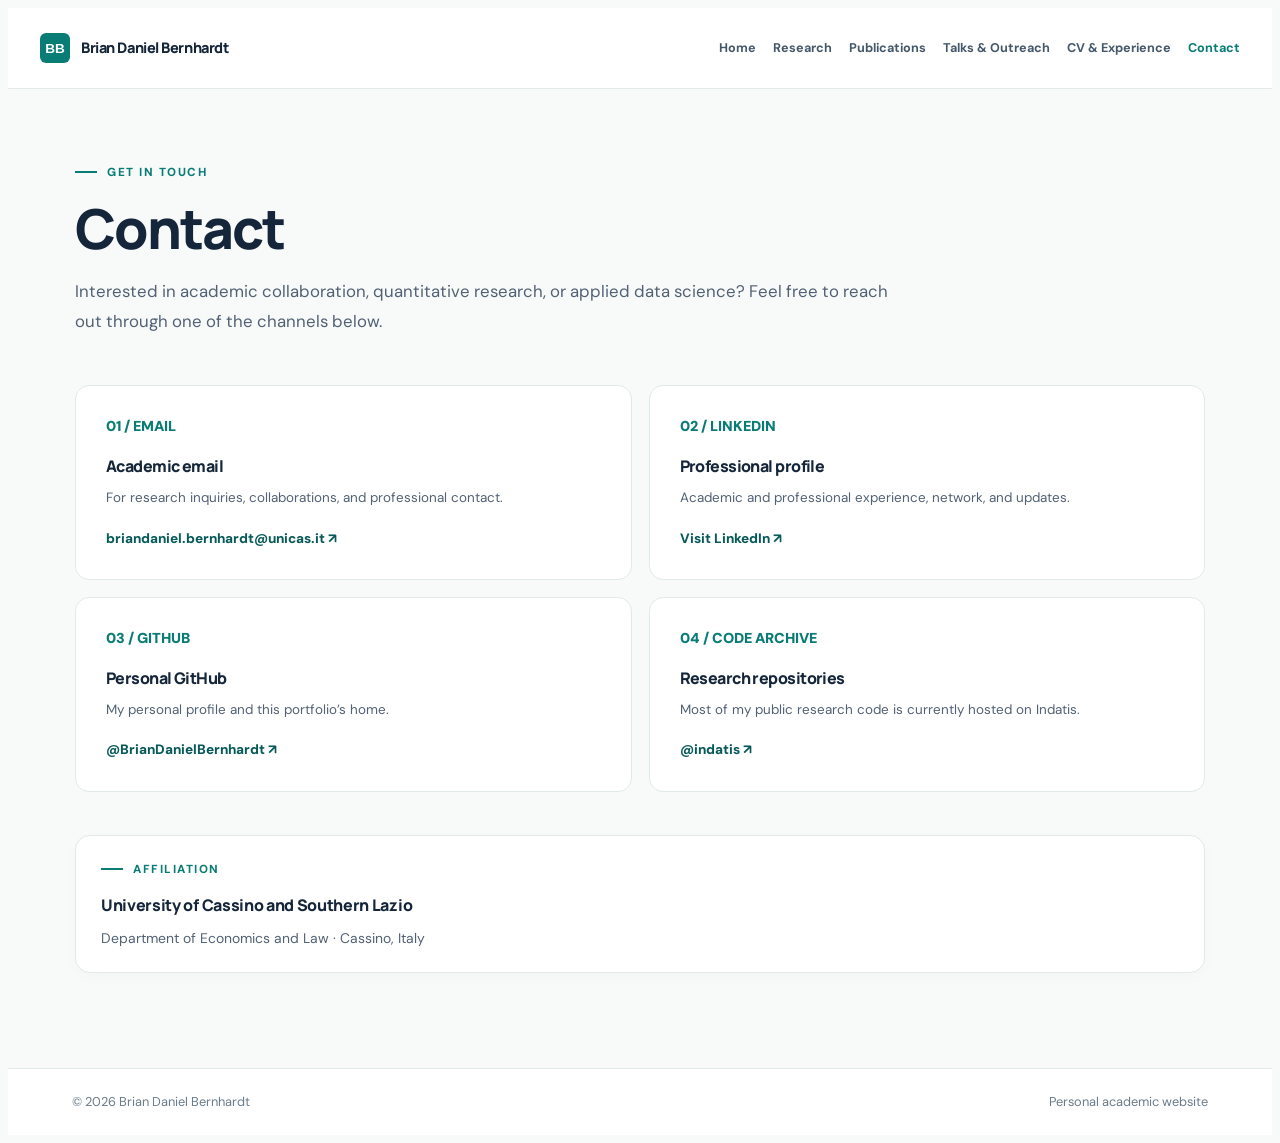
<file: contact.html>
<!doctype html><html lang="en"><head><meta charset="utf-8"/><meta name="viewport" content="width=device-width, initial-scale=1"/><meta name="description" content="Academic website of Brian Daniel Bernhardt"/><title>Brian Daniel Bernhardt | Contact</title><link rel="icon" href="assets/favicon.svg" type="image/svg+xml"/><link rel="stylesheet" href="styles.css"/><style>.preview-navbar{background:white;border-bottom:1px solid #e1e9e9;min-height:80px;display:flex;align-items:center;position:sticky;top:0;z-index:3}.preview-nav-inner{max-width:1200px;width:100%;margin:auto;display:flex;align-items:center;justify-content:space-between;padding:12px 26px;gap:13px}.preview-nav-brand{display:flex;align-items:center;gap:11px;font-weight:800;color:#15253a;font-family:Manrope,sans-serif;letter-spacing:-.03em;white-space:nowrap;font-size:.91rem}.preview-nav-brand img{width:30px}.preview-nav-links{display:flex;gap:17px;align-items:center}.preview-nav-links a:hover,.preview-nav-links a.active{color:#087c75}.preview-nav-links a{font-size:.79rem;font-weight:700;color:#45586a}.preview-footer{background:white;border-top:1px solid #e1e9e9;padding:22px 5vw;color:#6a7b89;font-size:.8rem;display:flex;justify-content:space-between}@media(max-width:850px){.preview-nav-inner{flex-wrap:wrap;justify-content:center;padding:14px}.preview-nav-links{gap:13px;flex-wrap:wrap;justify-content:center}.preview-nav-brand{font-size:.88rem}.preview-footer{flex-wrap:wrap;gap:5px}}</style></head><body><header class="preview-navbar"><div class="preview-nav-inner"><a class="preview-nav-brand" href="index.html"><img alt="" src="assets/favicon.svg"/>Brian Daniel Bernhardt</a><nav class="preview-nav-links"><a class="" href="index.html">Home</a><a class="" href="research.html">Research</a><a class="" href="publications.html">Publications</a><a class="" href="talks.html">Talks & Outreach</a><a class="" href="cv.html">CV & Experience</a><a class="active" href="contact.html">Contact</a></nav></div></header><main id="quarto-content"><main class="content"><div class="page-frame">
<div class="page-intro">
<div class="eyebrow">
Get in touch
</div>
<h1>
Contact
</h1>
<p>
Interested in academic collaboration, quantitative research, or applied
data science? Feel free to reach out through one of the channels below.
</p>
</div>
<div class="contact-grid">
<div class="contact-card">
<div class="contact-icon">
01 / EMAIL
</div>
<h3>
Academic email
</h3>
<p>
For research inquiries, collaborations, and professional contact.
</p>
<a href="mailto:briandaniel.bernhardt@unicas.it">briandaniel.bernhardt@unicas.it
↗</a>
</div>
<div class="contact-card">
<div class="contact-icon">
02 / LINKEDIN
</div>
<h3>
Professional profile
</h3>
<p>
Academic and professional experience, network, and updates.
</p>
<a href="https://www.linkedin.com/in/brianb/" target="_blank" rel="noopener">Visit
LinkedIn ↗</a>
</div>
<div class="contact-card">
<div class="contact-icon">
03 / GITHUB
</div>
<h3>
Personal GitHub
</h3>
<p>
My personal profile and this portfolio’s home.
</p>
<a href="https://github.com/BrianDanielBernhardt" target="_blank" rel="noopener"><span
class="citation"
data-cites="BrianDanielBernhardt">@BrianDanielBernhardt</span> ↗</a>
</div>
<div class="contact-card">
<div class="contact-icon">
04 / CODE ARCHIVE
</div>
<h3>
Research repositories
</h3>
<p>
Most of my public research code is currently hosted on Indatis.
</p>
<a href="https://github.com/indatis" target="_blank" rel="noopener"><span
class="citation" data-cites="indatis">@indatis</span> ↗</a>
</div>
</div>
<div class="text-card">
<div class="eyebrow">
Affiliation
</div>
<h3>
University of Cassino and Southern Lazio
</h3>
<p>
Department of Economics and Law · Cassino, Italy
</p>
</div>
</div>
</main></main><footer class="preview-footer"><span>© 2026 Brian Daniel Bernhardt</span><span>Personal academic website</span></footer></body></html>
</file>
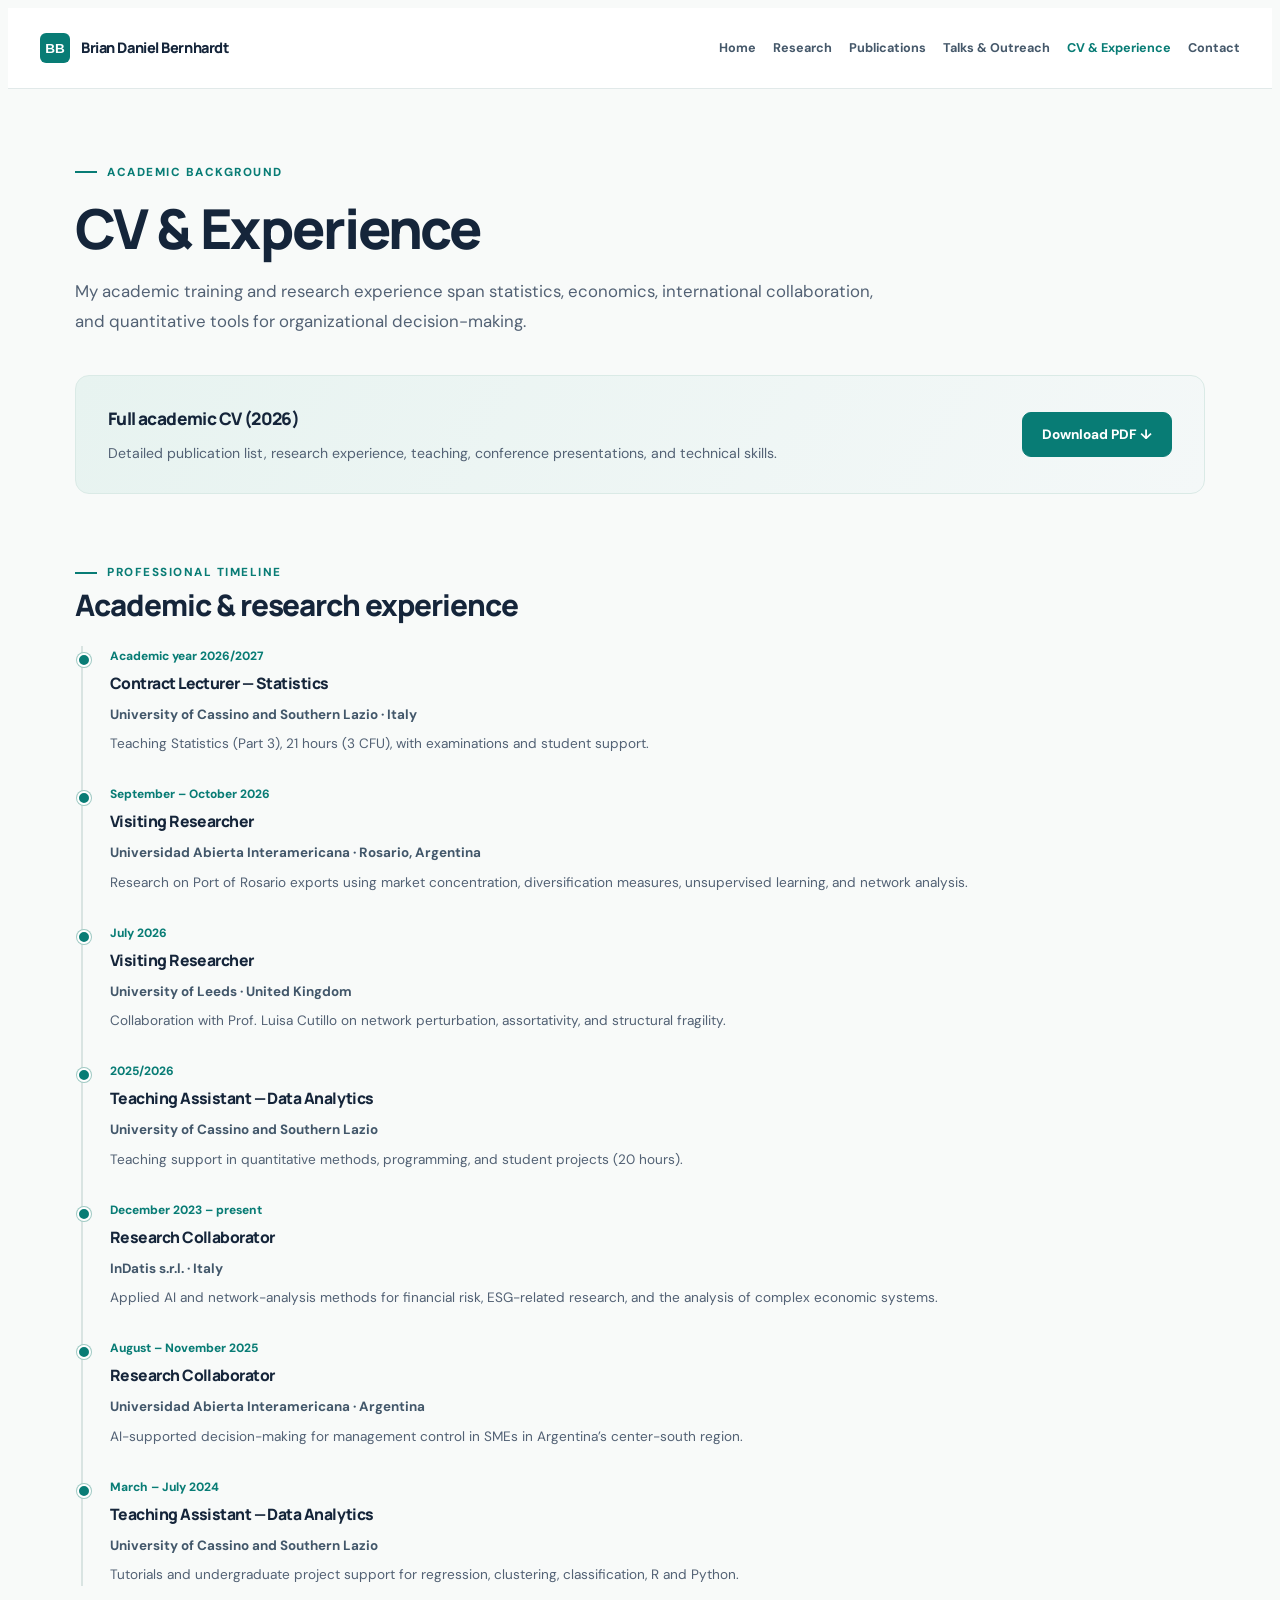
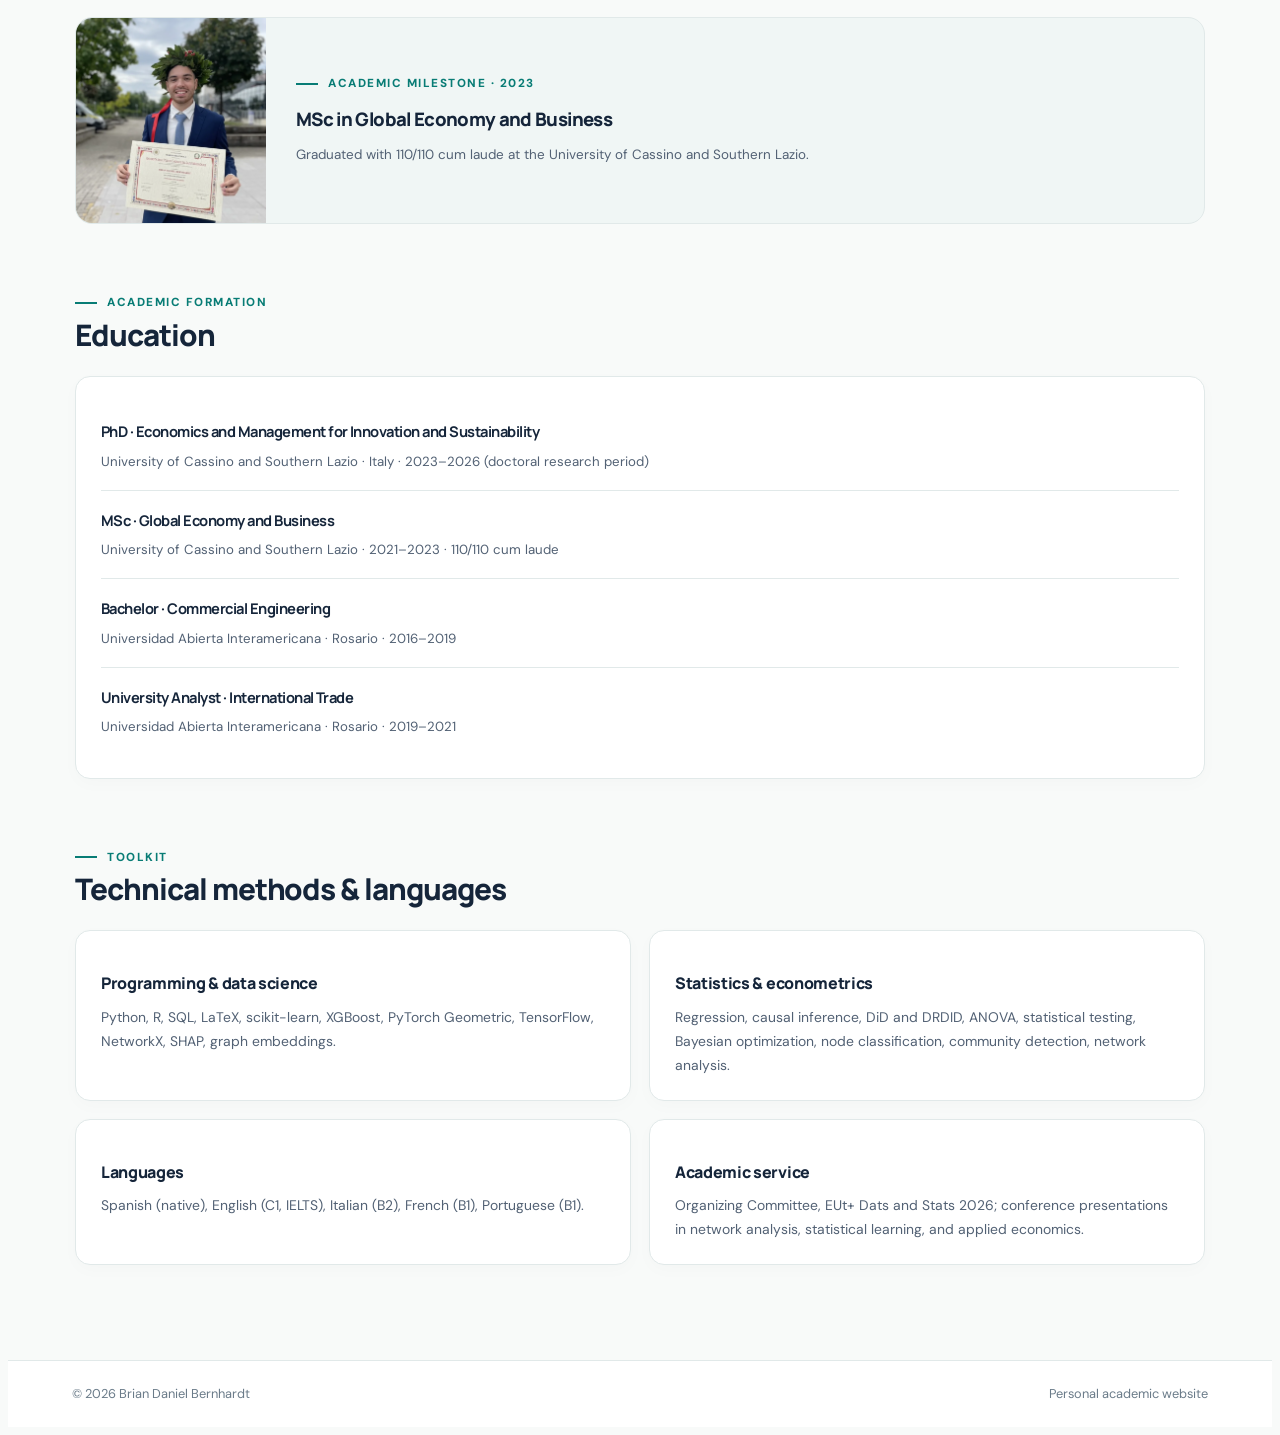
<file: cv.html>
<!doctype html><html lang="en"><head><meta charset="utf-8"/><meta name="viewport" content="width=device-width, initial-scale=1"/><meta name="description" content="Academic website of Brian Daniel Bernhardt"/><title>Brian Daniel Bernhardt | CV & Experience</title><link rel="icon" href="assets/favicon.svg" type="image/svg+xml"/><link rel="stylesheet" href="styles.css"/><style>.preview-navbar{background:white;border-bottom:1px solid #e1e9e9;min-height:80px;display:flex;align-items:center;position:sticky;top:0;z-index:3}.preview-nav-inner{max-width:1200px;width:100%;margin:auto;display:flex;align-items:center;justify-content:space-between;padding:12px 26px;gap:13px}.preview-nav-brand{display:flex;align-items:center;gap:11px;font-weight:800;color:#15253a;font-family:Manrope,sans-serif;letter-spacing:-.03em;white-space:nowrap;font-size:.91rem}.preview-nav-brand img{width:30px}.preview-nav-links{display:flex;gap:17px;align-items:center}.preview-nav-links a:hover,.preview-nav-links a.active{color:#087c75}.preview-nav-links a{font-size:.79rem;font-weight:700;color:#45586a}.preview-footer{background:white;border-top:1px solid #e1e9e9;padding:22px 5vw;color:#6a7b89;font-size:.8rem;display:flex;justify-content:space-between}@media(max-width:850px){.preview-nav-inner{flex-wrap:wrap;justify-content:center;padding:14px}.preview-nav-links{gap:13px;flex-wrap:wrap;justify-content:center}.preview-nav-brand{font-size:.88rem}.preview-footer{flex-wrap:wrap;gap:5px}}</style></head><body><header class="preview-navbar"><div class="preview-nav-inner"><a class="preview-nav-brand" href="index.html"><img alt="" src="assets/favicon.svg"/>Brian Daniel Bernhardt</a><nav class="preview-nav-links"><a class="" href="index.html">Home</a><a class="" href="research.html">Research</a><a class="" href="publications.html">Publications</a><a class="" href="talks.html">Talks & Outreach</a><a class="active" href="cv.html">CV & Experience</a><a class="" href="contact.html">Contact</a></nav></div></header><main id="quarto-content"><main class="content"><div class="page-frame">
<div class="page-intro">
<div class="eyebrow">
Academic background
</div>
<h1>
CV &amp; Experience
</h1>
<p>
My academic training and research experience span statistics, economics,
international collaboration, and quantitative tools for organizational
decision-making.
</p>
</div>
<section class="cv-callout">
<div>
<h3>
Full academic CV (2026)
</h3>
<p>
Detailed publication list, research experience, teaching, conference
presentations, and technical skills.
</p>
</div>
<a href="assets/Brian_Bernhardt_CV_2026.pdf" target="_blank" class="btn-primary-site">Download
PDF ↓</a>
</section>
<div class="section-heading">
<div>
<div class="eyebrow">
Professional timeline
</div>
<h2>
Academic &amp; research experience
</h2>
</div>
</div>
<div class="timeline">
<div class="timeline-item">
<div class="time">
Academic year 2026/2027
</div>
<h3>
Contract Lecturer — Statistics
</h3>
<strong>University of Cassino and Southern Lazio · Italy</strong>
<p>
Teaching Statistics (Part 3), 21 hours (3 CFU), with examinations and
student support.
</p>
</div>
<div class="timeline-item">
<div class="time">
September – October 2026
</div>
<h3>
Visiting Researcher
</h3>
<strong>Universidad Abierta Interamericana · Rosario, Argentina</strong>
<p>
Research on Port of Rosario exports using market concentration,
diversification measures, unsupervised learning, and network analysis.
</p>
</div>
<div class="timeline-item">
<div class="time">
July 2026
</div>
<h3>
Visiting Researcher
</h3>
<strong>University of Leeds · United Kingdom</strong>
<p>
Collaboration with Prof. Luisa Cutillo on network perturbation,
assortativity, and structural fragility.
</p>
</div>
<div class="timeline-item">
<div class="time">
2025/2026
</div>
<h3>
Teaching Assistant — Data Analytics
</h3>
<strong>University of Cassino and Southern Lazio</strong>
<p>
Teaching support in quantitative methods, programming, and student
projects (20 hours).
</p>
</div>
<div class="timeline-item">
<div class="time">
December 2023 – present
</div>
<h3>
Research Collaborator
</h3>
<strong>InDatis s.r.l. · Italy</strong>
<p>
Applied AI and network-analysis methods for financial risk, ESG-related
research, and the analysis of complex economic systems.
</p>
</div>
<div class="timeline-item">
<div class="time">
August – November 2025
</div>
<h3>
Research Collaborator
</h3>
<strong>Universidad Abierta Interamericana · Argentina</strong>
<p>
AI-supported decision-making for management control in SMEs in
Argentina’s center-south region.
</p>
</div>
<div class="timeline-item">
<div class="time">
March – July 2024
</div>
<h3>
Teaching Assistant — Data Analytics
</h3>
<strong>University of Cassino and Southern Lazio</strong>
<p>
Tutorials and undergraduate project support for regression, clustering,
classification, R and Python.
</p>
</div>
</div>
<div class="degree-image-panel">
<img src="assets/masters-graduation-2023.webp" alt="Brian holding his master's degree diploma at the University of Cassino and Southern Lazio" loading="lazy"/>
<div class="degree-image-info">
<div class="eyebrow">
Academic milestone · 2023
</div>
<h3>
MSc in Global Economy and Business
</h3>
<p>
Graduated with 110/110 cum laude at the University of Cassino and
Southern Lazio.
</p>
</div>
</div>
<div class="section-heading">
<div>
<div class="eyebrow">
Academic formation
</div>
<h2>
Education
</h2>
</div>
</div>
<div class="text-card">
<div class="info-pair">
<h4>
PhD · Economics and Management for Innovation and Sustainability
</h4>
<p>
University of Cassino and Southern Lazio · Italy · 2023–2026 (doctoral
research period)
</p>
</div>
<div class="info-pair">
<h4>
MSc · Global Economy and Business
</h4>
<p>
University of Cassino and Southern Lazio · 2021–2023 · 110/110 cum laude
</p>
</div>
<div class="info-pair">
<h4>
Bachelor · Commercial Engineering
</h4>
<p>
Universidad Abierta Interamericana · Rosario · 2016–2019
</p>
</div>
<div class="info-pair">
<h4>
University Analyst · International Trade
</h4>
<p>
Universidad Abierta Interamericana · Rosario · 2019–2021
</p>
</div>
</div>
<div class="section-heading">
<div>
<div class="eyebrow">
Toolkit
</div>
<h2>
Technical methods &amp; languages
</h2>
</div>
</div>
<div class="card-grid two">
<div class="text-card">
<h3>
Programming &amp; data science
</h3>
<p>
Python, R, SQL, LaTeX, scikit-learn, XGBoost, PyTorch Geometric,
TensorFlow, NetworkX, SHAP, graph embeddings.
</p>
</div>
<div class="text-card">
<h3>
Statistics &amp; econometrics
</h3>
<p>
Regression, causal inference, DiD and DRDID, ANOVA, statistical testing,
Bayesian optimization, node classification, community detection, network
analysis.
</p>
</div>
<div class="text-card">
<h3>
Languages
</h3>
<p>
Spanish (native), English (C1, IELTS), Italian (B2), French (B1),
Portuguese (B1).
</p>
</div>
<div class="text-card">
<h3>
Academic service
</h3>
<p>
Organizing Committee, EUt+ Dats and Stats 2026; conference presentations
in network analysis, statistical learning, and applied economics.
</p>
</div>
</div>
</div>
</main></main><footer class="preview-footer"><span>© 2026 Brian Daniel Bernhardt</span><span>Personal academic website</span></footer></body></html>
</file>
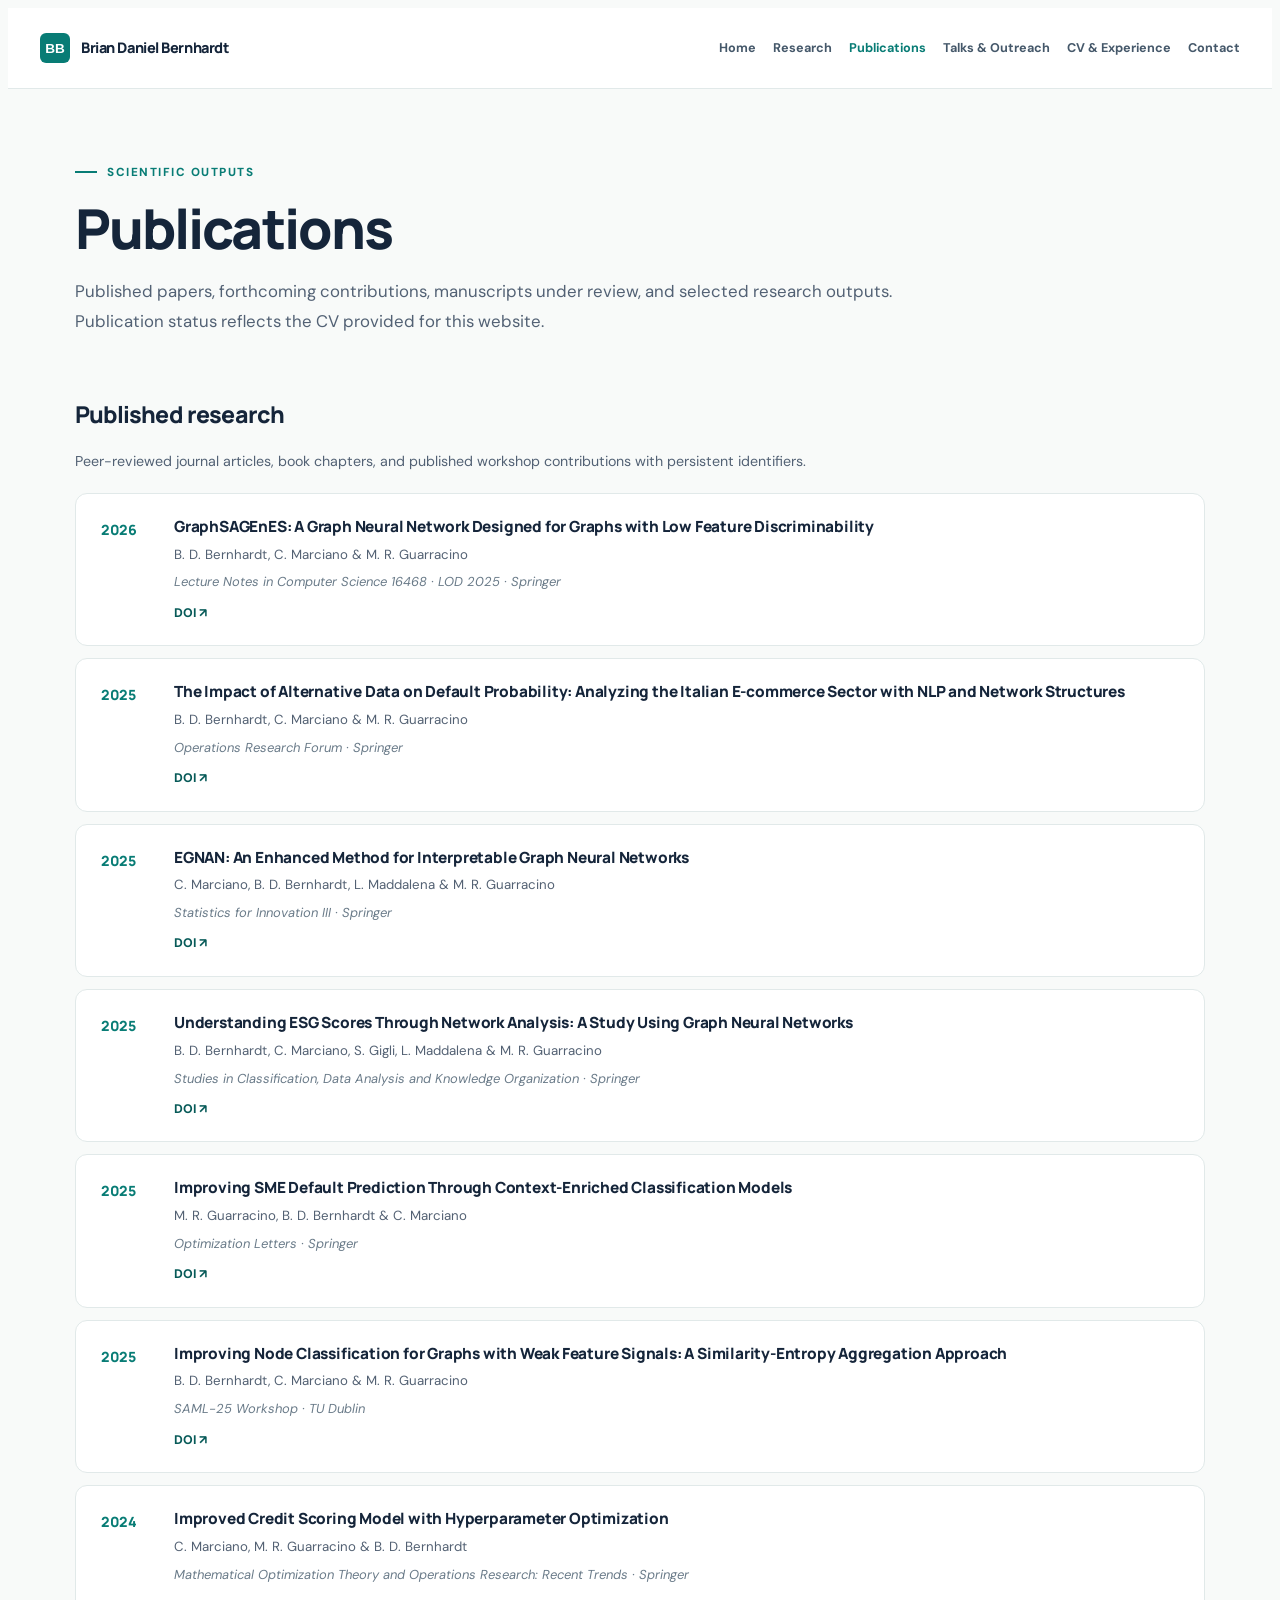
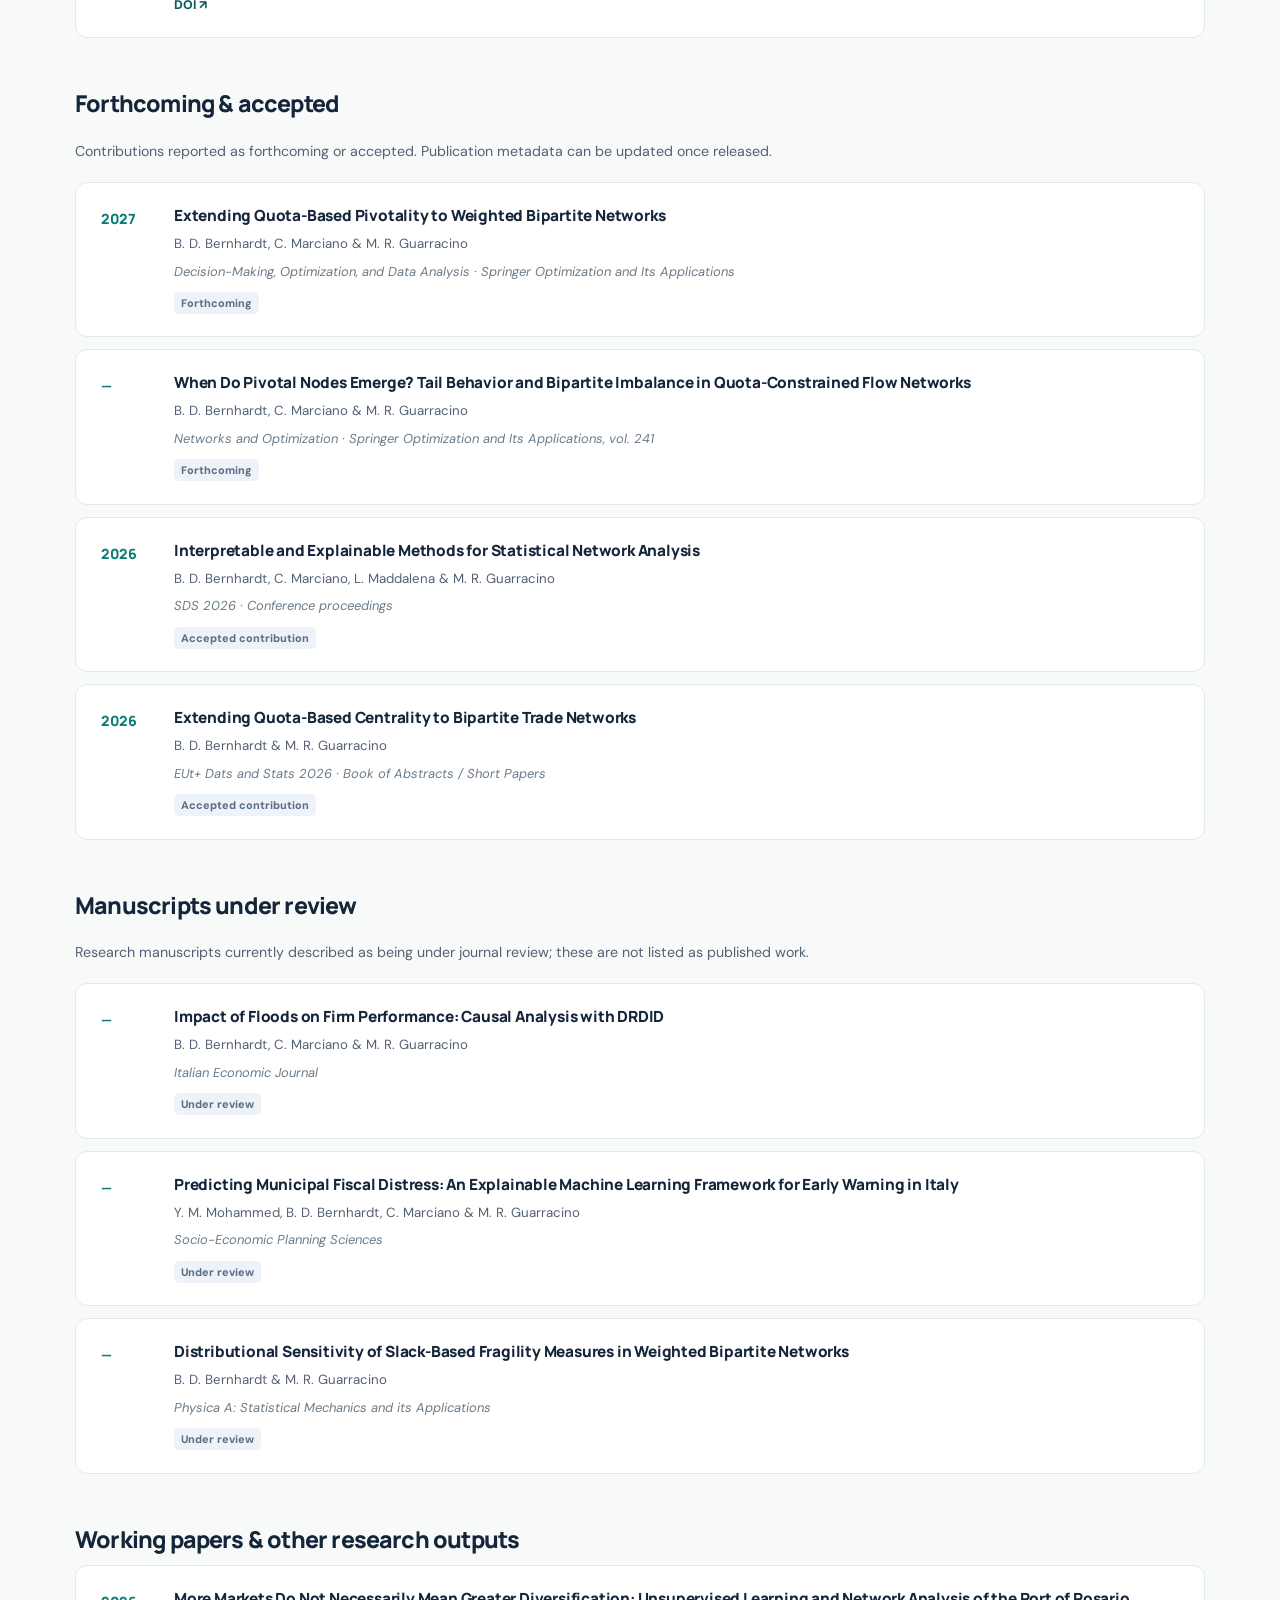
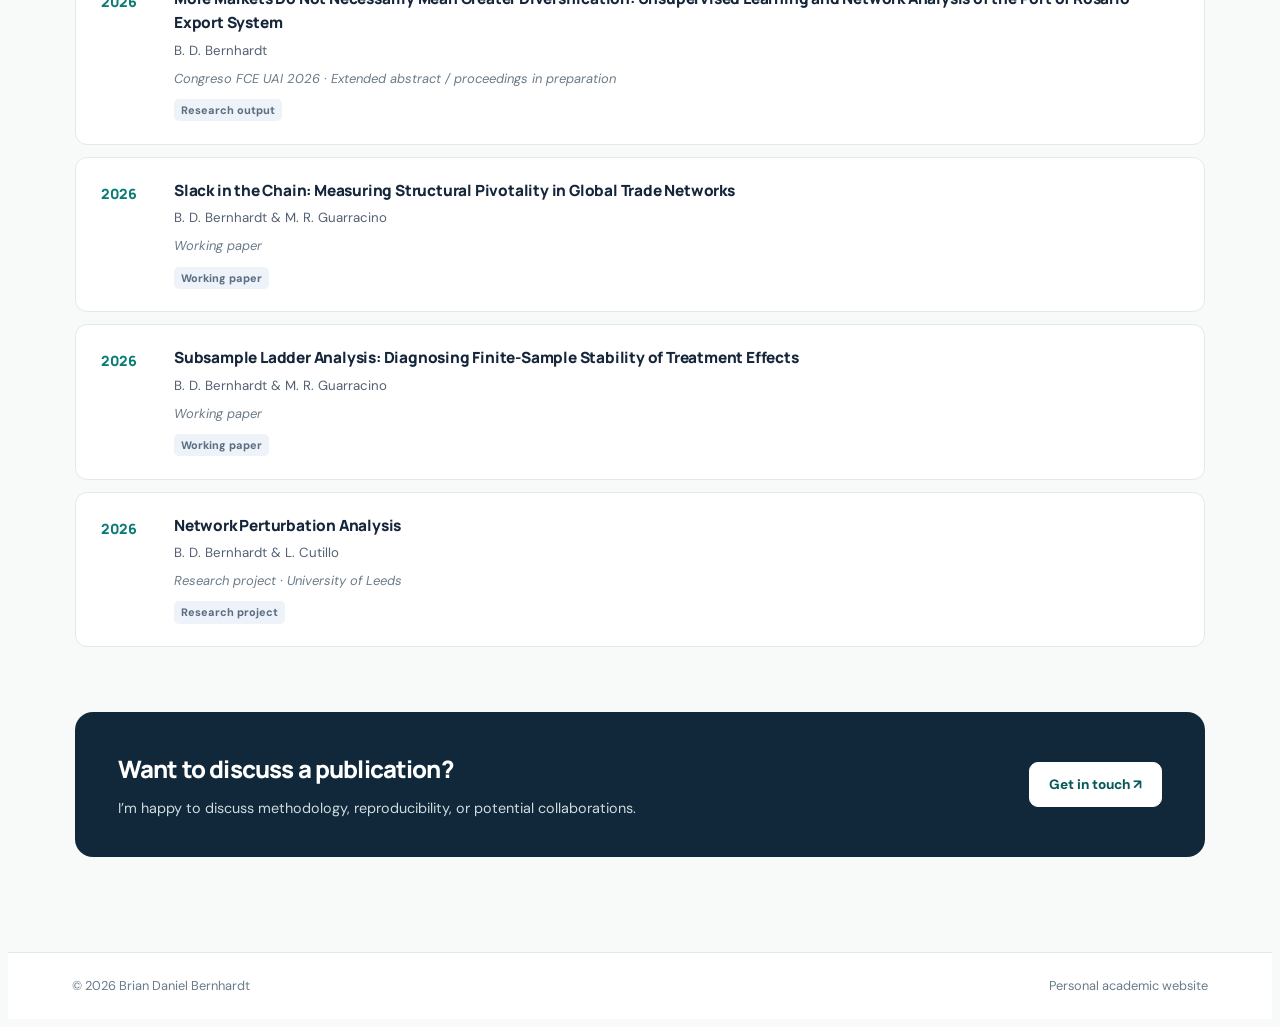
<file: publications.html>
<!doctype html><html lang="en"><head><meta charset="utf-8"/><meta name="viewport" content="width=device-width, initial-scale=1"/><meta name="description" content="Academic website of Brian Daniel Bernhardt"/><title>Brian Daniel Bernhardt | Publications</title><link rel="icon" href="assets/favicon.svg" type="image/svg+xml"/><link rel="stylesheet" href="styles.css"/><style>.preview-navbar{background:white;border-bottom:1px solid #e1e9e9;min-height:80px;display:flex;align-items:center;position:sticky;top:0;z-index:3}.preview-nav-inner{max-width:1200px;width:100%;margin:auto;display:flex;align-items:center;justify-content:space-between;padding:12px 26px;gap:13px}.preview-nav-brand{display:flex;align-items:center;gap:11px;font-weight:800;color:#15253a;font-family:Manrope,sans-serif;letter-spacing:-.03em;white-space:nowrap;font-size:.91rem}.preview-nav-brand img{width:30px}.preview-nav-links{display:flex;gap:17px;align-items:center}.preview-nav-links a:hover,.preview-nav-links a.active{color:#087c75}.preview-nav-links a{font-size:.79rem;font-weight:700;color:#45586a}.preview-footer{background:white;border-top:1px solid #e1e9e9;padding:22px 5vw;color:#6a7b89;font-size:.8rem;display:flex;justify-content:space-between}@media(max-width:850px){.preview-nav-inner{flex-wrap:wrap;justify-content:center;padding:14px}.preview-nav-links{gap:13px;flex-wrap:wrap;justify-content:center}.preview-nav-brand{font-size:.88rem}.preview-footer{flex-wrap:wrap;gap:5px}}</style></head><body><header class="preview-navbar"><div class="preview-nav-inner"><a class="preview-nav-brand" href="index.html"><img alt="" src="assets/favicon.svg"/>Brian Daniel Bernhardt</a><nav class="preview-nav-links"><a class="" href="index.html">Home</a><a class="" href="research.html">Research</a><a class="active" href="publications.html">Publications</a><a class="" href="talks.html">Talks & Outreach</a><a class="" href="cv.html">CV & Experience</a><a class="" href="contact.html">Contact</a></nav></div></header><main id="quarto-content"><main class="content"><div class="page-frame">
<div class="page-intro">
<div class="eyebrow">
Scientific outputs
</div>
<h1>
Publications
</h1>
<p>
Published papers, forthcoming contributions, manuscripts under review,
and selected research outputs. Publication status reflects the CV
provided for this website.
</p>
</div>
<div class="article-group">
<h2>
Published research
</h2>
<p class="group-intro">
Peer-reviewed journal articles, book chapters, and published workshop
contributions with persistent identifiers.
</p>
<div class="pub-list">
<article class="pub-entry">
<div class="pub-year">
2026
</div>
<div>
<h3>
GraphSAGEnES: A Graph Neural Network Designed for Graphs with Low
Feature Discriminability
</h3>
<p class="authors">
B. D. Bernhardt, C. Marciano &amp; M. R. Guarracino
</p>
<p class="venue">
Lecture Notes in Computer Science 16468 · LOD 2025 · Springer
</p>
<div class="pub-links">
<a href="https://doi.org/10.1007/978-3-032-21480-5_19" target="_blank" rel="noopener">DOI
↗</a>
</div>
</div>
</article>
<article class="pub-entry">
<div class="pub-year">
2025
</div>
<div>
<h3>
The Impact of Alternative Data on Default Probability: Analyzing the
Italian E-commerce Sector with NLP and Network Structures
</h3>
<p class="authors">
B. D. Bernhardt, C. Marciano &amp; M. R. Guarracino
</p>
<p class="venue">
Operations Research Forum · Springer
</p>
<div class="pub-links">
<a href="https://doi.org/10.1007/s43069-025-00442-z" target="_blank" rel="noopener">DOI
↗</a>
</div>
</div>
</article>
<article class="pub-entry">
<div class="pub-year">
2025
</div>
<div>
<h3>
EGNAN: An Enhanced Method for Interpretable Graph Neural Networks
</h3>
<p class="authors">
C. Marciano, B. D. Bernhardt, L. Maddalena &amp; M. R. Guarracino
</p>
<p class="venue">
Statistics for Innovation III · Springer
</p>
<div class="pub-links">
<a href="https://doi.org/10.1007/978-3-031-95995-0_76" target="_blank" rel="noopener">DOI
↗</a>
</div>
</div>
</article>
<article class="pub-entry">
<div class="pub-year">
2025
</div>
<div>
<h3>
Understanding ESG Scores Through Network Analysis: A Study Using Graph
Neural Networks
</h3>
<p class="authors">
B. D. Bernhardt, C. Marciano, S. Gigli, L. Maddalena &amp; M. R.
Guarracino
</p>
<p class="venue">
Studies in Classification, Data Analysis and Knowledge Organization ·
Springer
</p>
<div class="pub-links">
<a href="https://doi.org/10.1007/978-3-032-03042-9_4" target="_blank" rel="noopener">DOI
↗</a>
</div>
</div>
</article>
<article class="pub-entry">
<div class="pub-year">
2025
</div>
<div>
<h3>
Improving SME Default Prediction Through Context-Enriched Classification
Models
</h3>
<p class="authors">
M. R. Guarracino, B. D. Bernhardt &amp; C. Marciano
</p>
<p class="venue">
Optimization Letters · Springer
</p>
<div class="pub-links">
<a href="https://doi.org/10.1007/s11590-025-02241-1" target="_blank" rel="noopener">DOI
↗</a>
</div>
</div>
</article>
<article class="pub-entry">
<div class="pub-year">
2025
</div>
<div>
<h3>
Improving Node Classification for Graphs with Weak Feature Signals: A
Similarity-Entropy Aggregation Approach
</h3>
<p class="authors">
B. D. Bernhardt, C. Marciano &amp; M. R. Guarracino
</p>
<p class="venue">
SAML-25 Workshop · TU Dublin
</p>
<div class="pub-links">
<a href="https://doi.org/10.21427/fggr-jf50" target="_blank" rel="noopener">DOI
↗</a>
</div>
</div>
</article>
<article class="pub-entry">
<div class="pub-year">
2024
</div>
<div>
<h3>
Improved Credit Scoring Model with Hyperparameter Optimization
</h3>
<p class="authors">
C. Marciano, M. R. Guarracino &amp; B. D. Bernhardt
</p>
<p class="venue">
Mathematical Optimization Theory and Operations Research: Recent Trends
· Springer
</p>
<div class="pub-links">
<a href="https://doi.org/10.1007/978-3-031-73365-9_23" target="_blank" rel="noopener">DOI
↗</a>
</div>
</div>
</article>
</div>
</div>
<div class="article-group">
<h2>
Forthcoming &amp; accepted
</h2>
<p class="group-intro">
Contributions reported as forthcoming or accepted. Publication metadata
can be updated once released.
</p>
<div class="pub-list">
<article class="pub-entry">
<div class="pub-year">
2027
</div>
<div>
<h3>
Extending Quota-Based Pivotality to Weighted Bipartite Networks
</h3>
<p class="authors">
B. D. Bernhardt, C. Marciano &amp; M. R. Guarracino
</p>
<p class="venue">
Decision-Making, Optimization, and Data Analysis · Springer Optimization
and Its Applications
</p>
<span class="status-pill">Forthcoming</span>
</div>
</article>
<article class="pub-entry">
<div class="pub-year">
—
</div>
<div>
<h3>
When Do Pivotal Nodes Emerge? Tail Behavior and Bipartite Imbalance in
Quota-Constrained Flow Networks
</h3>
<p class="authors">
B. D. Bernhardt, C. Marciano &amp; M. R. Guarracino
</p>
<p class="venue">
Networks and Optimization · Springer Optimization and Its Applications,
vol. 241
</p>
<span class="status-pill">Forthcoming</span>
</div>
</article>
<article class="pub-entry">
<div class="pub-year">
2026
</div>
<div>
<h3>
Interpretable and Explainable Methods for Statistical Network Analysis
</h3>
<p class="authors">
B. D. Bernhardt, C. Marciano, L. Maddalena &amp; M. R. Guarracino
</p>
<p class="venue">
SDS 2026 · Conference proceedings
</p>
<span class="status-pill">Accepted contribution</span>
</div>
</article>
<article class="pub-entry">
<div class="pub-year">
2026
</div>
<div>
<h3>
Extending Quota-Based Centrality to Bipartite Trade Networks
</h3>
<p class="authors">
B. D. Bernhardt &amp; M. R. Guarracino
</p>
<p class="venue">
EUt+ Dats and Stats 2026 · Book of Abstracts / Short Papers
</p>
<span class="status-pill">Accepted contribution</span>
</div>
</article>
</div>
</div>
<div class="article-group">
<h2>
Manuscripts under review
</h2>
<p class="group-intro">
Research manuscripts currently described as being under journal review;
these are not listed as published work.
</p>
<div class="pub-list">
<article class="pub-entry">
<div class="pub-year">
—
</div>
<div>
<h3>
Impact of Floods on Firm Performance: Causal Analysis with DRDID
</h3>
<p class="authors">
B. D. Bernhardt, C. Marciano &amp; M. R. Guarracino
</p>
<p class="venue">
Italian Economic Journal
</p>
<span class="status-pill">Under review</span>
</div>
</article>
<article class="pub-entry">
<div class="pub-year">
—
</div>
<div>
<h3>
Predicting Municipal Fiscal Distress: An Explainable Machine Learning
Framework for Early Warning in Italy
</h3>
<p class="authors">
Y. M. Mohammed, B. D. Bernhardt, C. Marciano &amp; M. R. Guarracino
</p>
<p class="venue">
Socio-Economic Planning Sciences
</p>
<span class="status-pill">Under review</span>
</div>
</article>
<article class="pub-entry">
<div class="pub-year">
—
</div>
<div>
<h3>
Distributional Sensitivity of Slack-Based Fragility Measures in Weighted
Bipartite Networks
</h3>
<p class="authors">
B. D. Bernhardt &amp; M. R. Guarracino
</p>
<p class="venue">
Physica A: Statistical Mechanics and its Applications
</p>
<span class="status-pill">Under review</span>
</div>
</article>
</div>
</div>
<div class="article-group">
<h2>
Working papers &amp; other research outputs
</h2>
<div class="pub-list">
<article class="pub-entry">
<div class="pub-year">
2026
</div>
<div>
<h3>
More Markets Do Not Necessarily Mean Greater Diversification:
Unsupervised Learning and Network Analysis of the Port of Rosario Export
System
</h3>
<p class="authors">
B. D. Bernhardt
</p>
<p class="venue">
Congreso FCE UAI 2026 · Extended abstract / proceedings in preparation
</p>
<span class="status-pill">Research output</span>
</div>
</article>
<article class="pub-entry">
<div class="pub-year">
2026
</div>
<div>
<h3>
Slack in the Chain: Measuring Structural Pivotality in Global Trade
Networks
</h3>
<p class="authors">
B. D. Bernhardt &amp; M. R. Guarracino
</p>
<p class="venue">
Working paper
</p>
<span class="status-pill">Working paper</span>
</div>
</article>
<article class="pub-entry">
<div class="pub-year">
2026
</div>
<div>
<h3>
Subsample Ladder Analysis: Diagnosing Finite-Sample Stability of
Treatment Effects
</h3>
<p class="authors">
B. D. Bernhardt &amp; M. R. Guarracino
</p>
<p class="venue">
Working paper
</p>
<span class="status-pill">Working paper</span>
</div>
</article>
<article class="pub-entry">
<div class="pub-year">
2026
</div>
<div>
<h3>
Network Perturbation Analysis
</h3>
<p class="authors">
B. D. Bernhardt &amp; L. Cutillo
</p>
<p class="venue">
Research project · University of Leeds
</p>
<span class="status-pill">Research project</span>
</div>
</article>
</div>
</div>
<section class="cta">
<div>
<h2>
Want to discuss a publication?
</h2>
<p>
I’m happy to discuss methodology, reproducibility, or potential
collaborations.
</p>
</div>
<a class="btn-secondary-site" href="contact.html">Get in touch ↗</a>
</section>
</div>
</main></main><footer class="preview-footer"><span>© 2026 Brian Daniel Bernhardt</span><span>Personal academic website</span></footer></body></html>
</file>
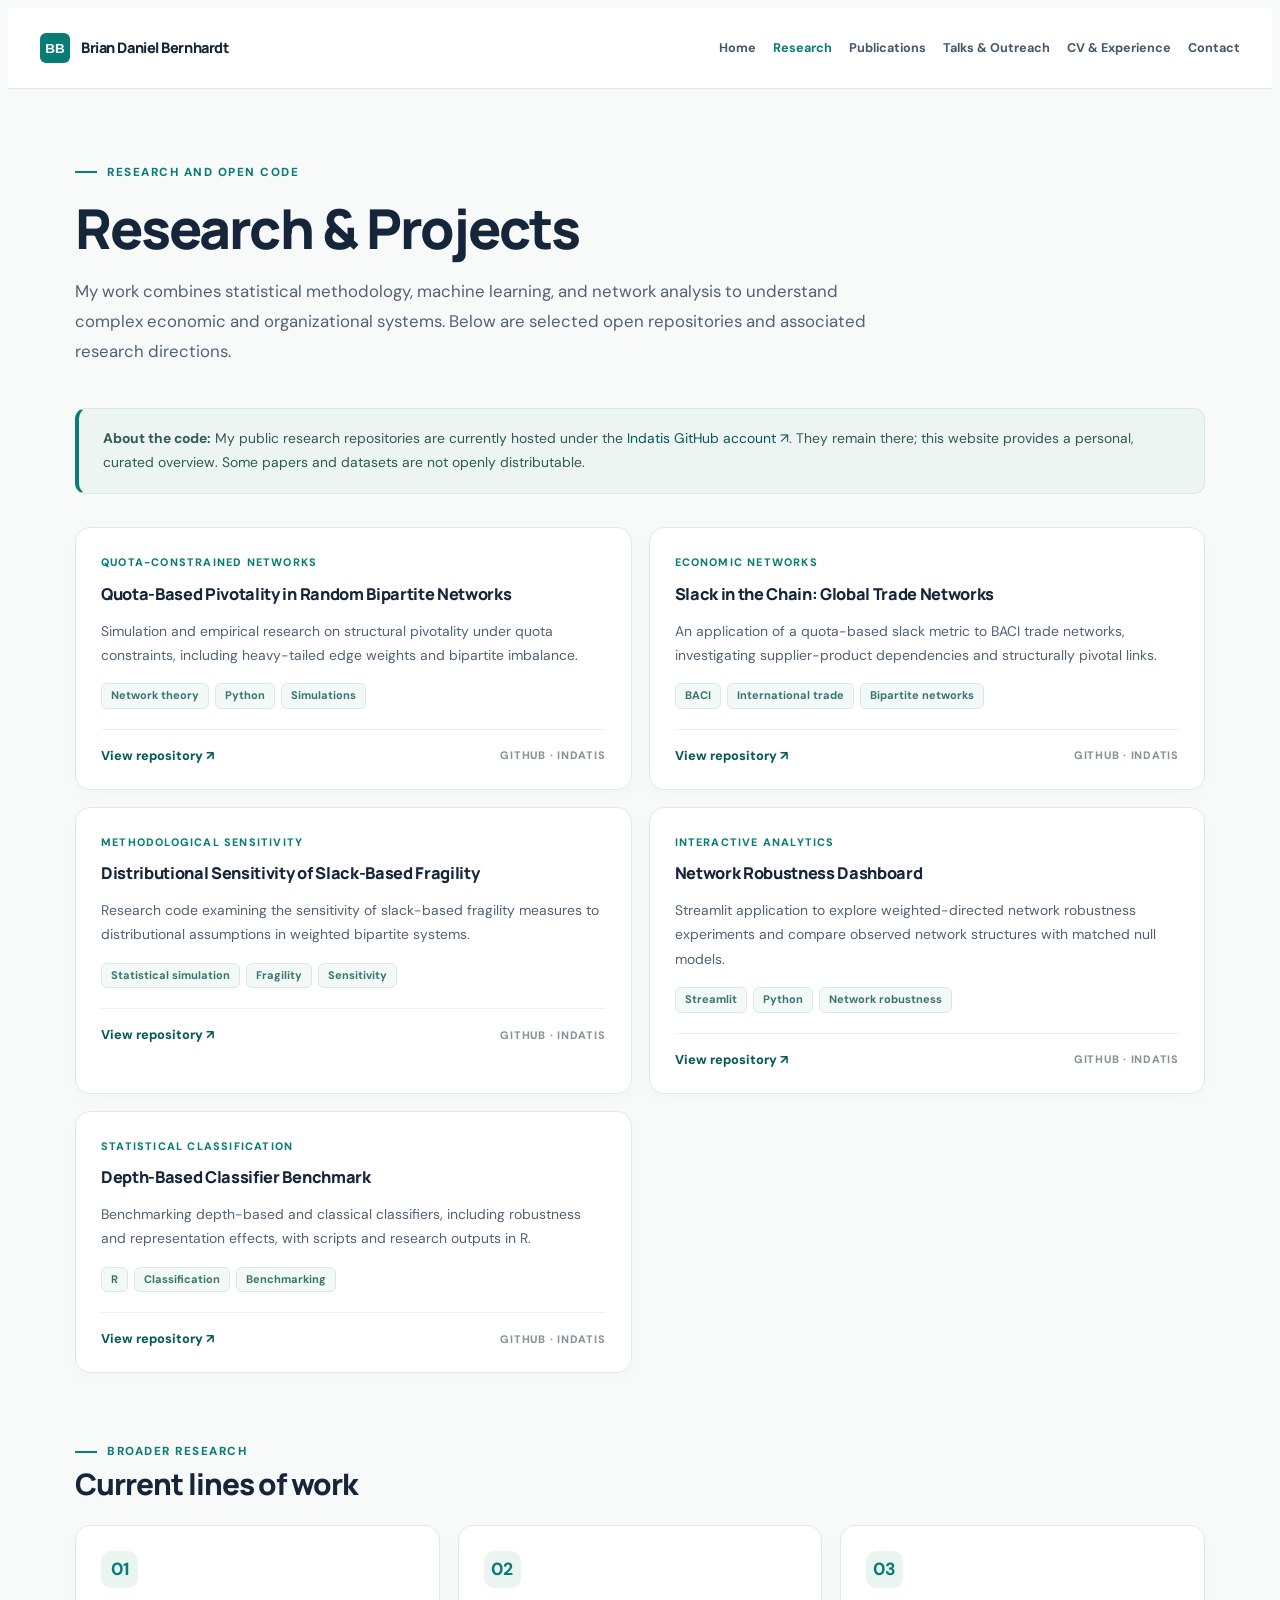
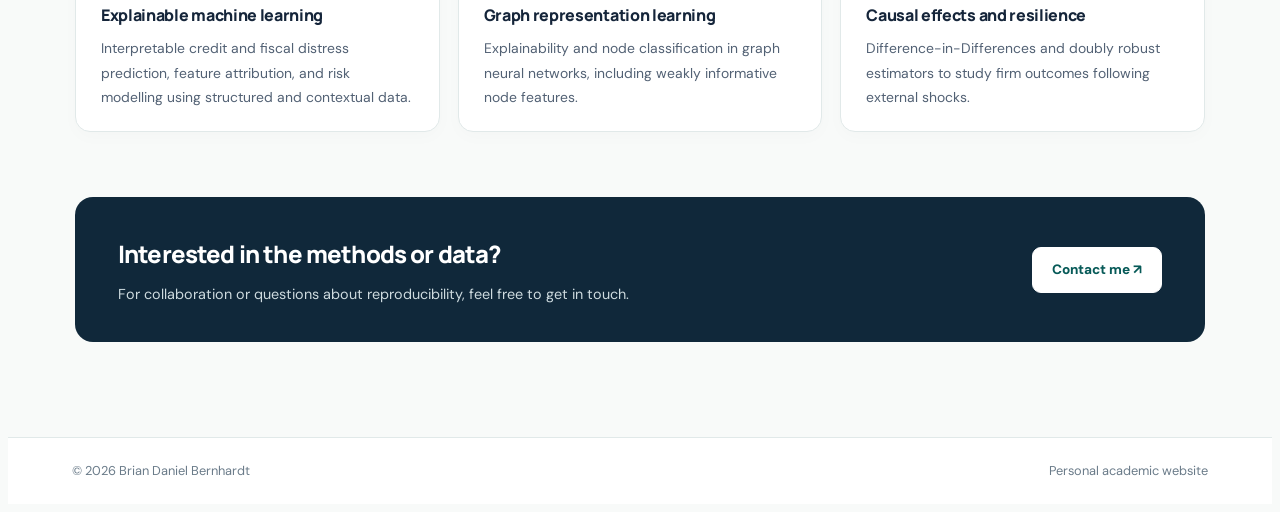
<file: research.html>
<!doctype html><html lang="en"><head><meta charset="utf-8"/><meta name="viewport" content="width=device-width, initial-scale=1"/><meta name="description" content="Academic website of Brian Daniel Bernhardt"/><title>Brian Daniel Bernhardt | Research</title><link rel="icon" href="assets/favicon.svg" type="image/svg+xml"/><link rel="stylesheet" href="styles.css"/><style>.preview-navbar{background:white;border-bottom:1px solid #e1e9e9;min-height:80px;display:flex;align-items:center;position:sticky;top:0;z-index:3}.preview-nav-inner{max-width:1200px;width:100%;margin:auto;display:flex;align-items:center;justify-content:space-between;padding:12px 26px;gap:13px}.preview-nav-brand{display:flex;align-items:center;gap:11px;font-weight:800;color:#15253a;font-family:Manrope,sans-serif;letter-spacing:-.03em;white-space:nowrap;font-size:.91rem}.preview-nav-brand img{width:30px}.preview-nav-links{display:flex;gap:17px;align-items:center}.preview-nav-links a:hover,.preview-nav-links a.active{color:#087c75}.preview-nav-links a{font-size:.79rem;font-weight:700;color:#45586a}.preview-footer{background:white;border-top:1px solid #e1e9e9;padding:22px 5vw;color:#6a7b89;font-size:.8rem;display:flex;justify-content:space-between}@media(max-width:850px){.preview-nav-inner{flex-wrap:wrap;justify-content:center;padding:14px}.preview-nav-links{gap:13px;flex-wrap:wrap;justify-content:center}.preview-nav-brand{font-size:.88rem}.preview-footer{flex-wrap:wrap;gap:5px}}</style></head><body><header class="preview-navbar"><div class="preview-nav-inner"><a class="preview-nav-brand" href="index.html"><img alt="" src="assets/favicon.svg"/>Brian Daniel Bernhardt</a><nav class="preview-nav-links"><a class="" href="index.html">Home</a><a class="active" href="research.html">Research</a><a class="" href="publications.html">Publications</a><a class="" href="talks.html">Talks & Outreach</a><a class="" href="cv.html">CV & Experience</a><a class="" href="contact.html">Contact</a></nav></div></header><main id="quarto-content"><main class="content"><div class="page-frame">
<div class="page-intro">
<div class="eyebrow">
Research and open code
</div>
<h1>
Research &amp; Projects
</h1>
<p>
My work combines statistical methodology, machine learning, and network
analysis to understand complex economic and organizational systems.
Below are selected open repositories and associated research directions.
</p>
</div>
<div class="note-band">
<strong>About the code:</strong> My public research repositories are
currently hosted under the
<a href="https://github.com/indatis" target="_blank">Indatis GitHub
account ↗</a>. They remain there; this website provides a personal,
curated overview. Some papers and datasets are not openly distributable.
</div>
<div class="res-grid">
<div class="work-card">
<div class="category">
Quota-constrained networks
</div>
<h3>
Quota-Based Pivotality in Random Bipartite Networks
</h3>
<p>
Simulation and empirical research on structural pivotality under quota
constraints, including heavy-tailed edge weights and bipartite
imbalance.
</p>
<div class="tags">
<span class="tag">Network theory</span><span
class="tag">Python</span><span class="tag">Simulations</span>
</div>
<div class="card-footer">
<a href="https://github.com/indatis/bipartite-tail-pivotality" target="_blank" rel="noopener">View
repository ↗</a><span class="quick-label">GitHub · Indatis</span>
</div>
</div>
<div class="work-card">
<div class="category">
Economic networks
</div>
<h3>
Slack in the Chain: Global Trade Networks
</h3>
<p>
An application of a quota-based slack metric to BACI trade networks,
investigating supplier-product dependencies and structurally pivotal
links.
</p>
<div class="tags">
<span class="tag">BACI</span><span class="tag">International
trade</span><span class="tag">Bipartite networks</span>
</div>
<div class="card-footer">
<a href="https://github.com/indatis/slack-analysis-trade-networks-2023" target="_blank" rel="noopener">View
repository ↗</a><span class="quick-label">GitHub · Indatis</span>
</div>
</div>
<div class="work-card">
<div class="category">
Methodological sensitivity
</div>
<h3>
Distributional Sensitivity of Slack-Based Fragility
</h3>
<p>
Research code examining the sensitivity of slack-based fragility
measures to distributional assumptions in weighted bipartite systems.
</p>
<div class="tags">
<span class="tag">Statistical simulation</span><span
class="tag">Fragility</span><span class="tag">Sensitivity</span>
</div>
<div class="card-footer">
<a href="https://github.com/indatis/Distributional-Sensitivity-Slack" target="_blank" rel="noopener">View
repository ↗</a><span class="quick-label">GitHub · Indatis</span>
</div>
</div>
<div class="work-card">
<div class="category">
Interactive analytics
</div>
<h3>
Network Robustness Dashboard
</h3>
<p>
Streamlit application to explore weighted-directed network robustness
experiments and compare observed network structures with matched null
models.
</p>
<div class="tags">
<span class="tag">Streamlit</span><span class="tag">Python</span><span
class="tag">Network robustness</span>
</div>
<div class="card-footer">
<a href="https://github.com/indatis/network-robustness-dashboard-v2" target="_blank" rel="noopener">View
repository ↗</a><span class="quick-label">GitHub · Indatis</span>
</div>
</div>
<div class="work-card">
<div class="category">
Statistical classification
</div>
<h3>
Depth-Based Classifier Benchmark
</h3>
<p>
Benchmarking depth-based and classical classifiers, including robustness
and representation effects, with scripts and research outputs in R.
</p>
<div class="tags">
<span class="tag">R</span><span class="tag">Classification</span><span
class="tag">Benchmarking</span>
</div>
<div class="card-footer">
<a href="https://github.com/indatis/depth-classifier-benchmark" target="_blank" rel="noopener">View
repository ↗</a><span class="quick-label">GitHub · Indatis</span>
</div>
</div>
</div>
<div class="section-heading">
<div>
<div class="eyebrow">
Broader research
</div>
<h2>
Current lines of work
</h2>
</div>
</div>
<div class="card-grid">
<div class="theme-card">
<span class="card-icon">01</span>
<h3>
Explainable machine learning
</h3>
<p>
Interpretable credit and fiscal distress prediction, feature
attribution, and risk modelling using structured and contextual data.
</p>
</div>
<div class="theme-card">
<span class="card-icon">02</span>
<h3>
Graph representation learning
</h3>
<p>
Explainability and node classification in graph neural networks,
including weakly informative node features.
</p>
</div>
<div class="theme-card">
<span class="card-icon">03</span>
<h3>
Causal effects and resilience
</h3>
<p>
Difference-in-Differences and doubly robust estimators to study firm
outcomes following external shocks.
</p>
</div>
</div>
<section class="cta">
<div>
<h2>
Interested in the methods or data?
</h2>
<p>
For collaboration or questions about reproducibility, feel free to get
in touch.
</p>
</div>
<a class="btn-secondary-site" href="contact.html">Contact me ↗</a>
</section>
</div>
</main></main><footer class="preview-footer"><span>© 2026 Brian Daniel Bernhardt</span><span>Personal academic website</span></footer></body></html>
</file>
<file: styles.css>
@import url('https://fonts.googleapis.com/css2?family=DM+Sans:wght@400;500;600;700&family=Manrope:wght@400;500;600;700;800&display=swap');
:root { --ink: #15253a; --slate: #526174; --muted: #6a7b89; --accent: #087c75; --accent-dark: #075a58; --accent-pale: #eaf5f2; --paper: #f8faf9; --stroke: #e1e9e9; --white: #ffffff; --soft: #f0f5f4; }
html {scroll-behavior:smooth;}
body {background:var(--paper);color:var(--ink);font-family:'DM Sans', system-ui, -apple-system, sans-serif; font-size:16px; line-height:1.72;}
a {color:var(--accent-dark);text-decoration:none;} a:hover {color:#065b55;text-decoration:none;}
h1,h2,h3,h4,h5,.navbar-brand {font-family:'Manrope',sans-serif;letter-spacing:-.035em;}
h1,h2,h3 {font-weight:800;color:var(--ink)}
body .navbar {background:rgba(255,255,255,.97)!important;border-bottom:1px solid var(--stroke);box-shadow:none!important;min-height:77px;padding:.8rem 1.1rem;}
body .navbar .navbar-brand {font-size:1.05rem;font-weight:800;color:var(--ink)!important;letter-spacing:-.03em;}
body .navbar .nav-link {font-size:.88rem;font-weight:700;color:#45586a!important;margin:0 .27rem;}
body .navbar .nav-link:hover, body .navbar .nav-link.active {color:var(--accent)!important;}
body .navbar .navbar-logo {max-height:29px;}
.page-frame {max-width:1130px;margin:0 auto;padding:37px 32px 95px;}
#quarto-content main.content {padding-top:0;padding-bottom:0;}
#quarto-content {min-height:calc(100vh - 155px);}
#title-block-header {display:none;}
body .nav-footer {border-top:1px solid var(--stroke);background:var(--white);color:var(--slate);font-size:.84rem;padding:14px 2rem;}
.eyebrow {display:flex;align-items:center;gap:10px;text-transform:uppercase;color:var(--accent);letter-spacing:.13em;font-size:.73rem;font-weight:800;line-height:1.45;}
.eyebrow:before {content:'';width:22px;height:2px;background:var(--accent);display:inline-block;}
.hero {position:relative;overflow:hidden;background:linear-gradient(128deg,#e8f3f0 0%,#f4f7f7 55%,#ecf1f4 100%);border:1px solid #dbe7e5;border-radius:24px;display:grid;grid-template-columns:1.55fr .95fr;gap:40px;padding:64px 62px;min-height:390px;align-items:center;}
.hero:after {content:'';position:absolute;border-radius:50%;width:400px;height:400px;right:-250px;top:-220px;border:70px solid rgba(8,124,117,.06);pointer-events:none;}
.hero-title {font-family:'Manrope', sans-serif;font-size:clamp(2.4rem,4.5vw,4.45rem);font-weight:800;line-height:1.07;letter-spacing:-.065em;margin:18px 0 20px;color:var(--ink);}
.hero-title span {color:var(--accent);}
.hero-lead {font-size:1.02rem;line-height:1.82;color:var(--slate);max-width:620px;margin-bottom:26px;}
.hero-actions,.action-links {display:flex;gap:12px;flex-wrap:wrap;}
.btn-primary-site,.btn-secondary-site {display:inline-flex;align-items:center;justify-content:center;gap:9px;font-size:.85rem;line-height:1.3;padding:13px 19px;border-radius:9px;border:1px solid var(--accent);font-weight:800;transition:transform .15s ease,background .15s ease;}
.btn-primary-site {background:var(--accent);color:white!important;}
.btn-primary-site:hover {background:var(--accent-dark);transform:translateY(-1px);color:white!important;}
.btn-secondary-site {background:rgba(255,255,255,.8);color:var(--accent-dark)!important;border-color:#b8ceca;}
.btn-secondary-site:hover {background:white;transform:translateY(-1px);}
.hero-aside {position:relative;z-index:1;background:rgba(255,255,255,.85);padding:25px 27px;border:1px solid #d6e5e0;box-shadow:0 18px 38px rgba(16,64,69,.055);border-radius:15px;}
.mono {font-weight:700;letter-spacing:.08em;font-size:.69rem;text-transform:uppercase;color:var(--accent);}
.hero-aside h3 {font-size:1.12rem;margin:10px 0 13px;}
.hero-aside p {font-size:.88rem;color:var(--slate);margin:0 0 13px;line-height:1.7;}
.mini-divider {border-top:1px solid var(--stroke);margin:16px 0;}
.quick-label {font-size:.68rem;font-weight:800;letter-spacing:.07em;text-transform:uppercase;color:#859396;}
.quick-value {font-size:.82rem;color:var(--ink);font-weight:700;line-height:1.5;}
.section-heading {display:flex;justify-content:space-between;align-items:end;gap:16px;margin:70px 0 23px;}
.section-heading h2 {font-size:1.85rem;line-height:1.25;margin:5px 0 0;}
.section-heading p {font-size:.9rem;color:var(--slate);max-width:550px;margin:0;}
.section-link {font-size:.83rem;font-weight:800;color:var(--accent);white-space:nowrap;}
.card-grid {display:grid;grid-template-columns:repeat(3,minmax(0,1fr));gap:18px;}
.card-grid.two {grid-template-columns:repeat(2,minmax(0,1fr));}
.theme-card,.work-card,.text-card {background:white;border:1px solid var(--stroke);border-radius:15px;padding:25px 25px 22px;box-shadow:0 5px 18px rgba(17,35,48,.018);}
.theme-card .card-icon {display:inline-flex;align-items:center;justify-content:center;width:37px;height:37px;border-radius:10px;color:var(--accent);background:var(--accent-pale);font-size:1.1rem;font-weight:800;}
.theme-card h3,.work-card h3,.text-card h3 {font-size:1rem;line-height:1.45;letter-spacing:-.02em;margin:16px 0 9px;}
.theme-card p,.work-card p,.text-card p {color:var(--slate);font-size:.87rem;line-height:1.75;margin:0;}
.work-card .category,.pub-category {font-size:.68rem;letter-spacing:.11em;text-transform:uppercase;color:var(--accent);font-weight:800;}
.work-card h3 {font-size:1.02rem;margin:11px 0 12px;}
.work-card .card-footer {display:flex;justify-content:space-between;align-items:center;gap:12px;margin-top:20px;border-top:1px solid #edf2f1;padding-top:15px;}
.work-card .card-footer a {font-size:.8rem;font-weight:800;}
.tags {display:flex;gap:6px;flex-wrap:wrap;margin:16px 0 4px;}
.tag {border:1px solid #dce8e5;background:#f3f9f7;padding:4px 9px;border-radius:6px;font-weight:700;color:#37756f;font-size:.69rem;line-height:1.4;}
.bio-panel {margin-top:65px;display:grid;grid-template-columns:1fr 1.1fr;gap:42px;align-items:start;}
.bio-panel h2 {font-size:1.9rem;line-height:1.26;margin:11px 0 17px;}
.bio-panel p {color:var(--slate);font-size:.91rem;}
.bio-panel aside {background:white;border:1px solid var(--stroke);padding:28px 33px;border-radius:15px;}
.milestone {position:relative;padding-left:21px;border-left:2px solid #c8dbd8;margin:0;padding-bottom:19px;}
.milestone:last-child {padding-bottom:0;}
.milestone:before {content:'';position:absolute;left:-6px;top:3px;width:10px;height:10px;background:var(--accent);border:2px solid white;border-radius:100%;box-shadow:0 0 0 1px var(--accent);}
.milestone .year {font-size:.72rem;font-weight:800;color:var(--accent);}
.milestone h4 {font-size:.91rem;margin:3px 0 3px;letter-spacing:-.02em;}
.milestone p {font-size:.79rem;margin:0;color:var(--slate);}
.cta {margin-top:65px;background:#10283a;border-radius:18px;color:white;padding:36px 43px;display:flex;align-items:center;justify-content:space-between;gap:25px;}
.cta h2 {color:white;font-size:1.5rem;margin:0 0 7px;}
.cta p {margin:0;color:#cedbdf;font-size:.9rem;}
.cta .btn-secondary-site {background:white;border-color:white;white-space:nowrap;}
.page-intro {padding:38px 0 13px;max-width:830px;}
.page-intro h1 {font-size:clamp(2.3rem,4.3vw,3.6rem);line-height:1.14;margin:16px 0;}
.page-intro p {font-size:1.05rem;color:var(--slate);line-height:1.8;margin:0;}
.note-band {background:#edf5f3;border:1px solid #d9e9e5;border-left:4px solid var(--accent);border-radius:11px;padding:18px 24px;color:#325954;font-size:.87rem;margin:29px 0 33px;}
.article-group {margin-top:46px;}
.article-group h2 {font-size:1.45rem;margin:0 0 6px;}
.group-intro {font-size:.89rem;color:var(--slate);margin-bottom:19px;}
.pub-list {display:flex;flex-direction:column;gap:12px;}
.pub-entry {background:white;border:1px solid var(--stroke);border-radius:12px;padding:21px 25px;display:grid;grid-template-columns:60px 1fr;gap:13px;}
.pub-year {font-family:Manrope,sans-serif;font-weight:800;color:var(--accent);font-size:.88rem;padding-top:3px;}
.pub-entry h3 {font-size:.96rem;line-height:1.55;margin:0 0 5px;letter-spacing:-.013em;}
.pub-entry .authors {font-size:.83rem;color:#536173;margin:0 0 5px;}
.pub-entry .venue {font-size:.81rem;color:var(--muted);font-style:italic;margin:0;}
.pub-entry .pub-links {font-size:.78rem;font-weight:800;margin-top:9px;}
.pub-entry .pub-links a {margin-right:14px;}
.pub-entry .status-pill {display:inline-block;border-radius:5px;background:#edf3f8;font-size:.68rem;line-height:1.3;padding:4px 7px;margin-top:9px;color:#5c6e83;font-weight:800;}
.res-grid {display:grid;grid-template-columns:repeat(2,minmax(0,1fr));gap:17px;margin-top:23px;}
.res-card {background:white;border:1px solid var(--stroke);border-radius:14px;padding:24px 25px;}
.res-card .res-top {font-size:.73rem;color:var(--accent);font-weight:800;text-transform:uppercase;letter-spacing:.08em;margin:0 0 9px;}
.res-card h3 {font-size:1.01rem;line-height:1.42;margin:0 0 11px;}
.res-card p {font-size:.87rem;color:var(--slate);margin:0;}
.res-card .res-link {font-size:.8rem;font-weight:800;display:inline-block;margin-top:15px;}
.cv-callout {display:flex;align-items:center;justify-content:space-between;gap:22px;padding:28px 32px;background:linear-gradient(120deg,#e7f3f0,#f4f8f8);border:1px solid #daeae6;border-radius:14px;margin:26px 0 48px;}
.cv-callout h3 {font-size:1.08rem;margin:0 0 7px;}
.cv-callout p {font-size:.88rem;color:var(--slate);margin:0;}
.timeline {border-left:2px solid #d9e4e2;margin-left:6px;}
.timeline-item {position:relative;padding:0 0 29px 27px;}
.timeline-item:before {content:'';width:10px;height:10px;position:absolute;left:-6px;top:7px;background:var(--accent);border-radius:50%;border:2px solid white;box-shadow:0 0 0 1px #9fc9c3;}
.timeline-item:last-child {padding-bottom:0;}
.timeline-item .time {color:var(--accent);font-size:.75rem;font-weight:800;}
.timeline-item h3 {font-size:.98rem;margin:3px 0 3px;}
.timeline-item strong {font-size:.84rem;color:#42576a;}
.timeline-item p {font-size:.85rem;color:var(--slate);margin:5px 0 0;}
.info-pair {border-top:1px solid var(--stroke);padding:17px 0;}
.info-pair:first-child {border-top:0;}
.info-pair h4 {font-size:.92rem;margin:0 0 5px;}
.info-pair p {color:var(--slate);font-size:.83rem;margin:0;}
.contact-grid {display:grid;grid-template-columns:repeat(2,minmax(0,1fr));gap:17px;margin:36px 0 43px;}
.contact-card {background:white;border:1px solid var(--stroke);border-radius:14px;padding:28px 30px;}
.contact-card .contact-icon {color:var(--accent);font-size:.9rem;font-weight:900;}
.contact-card h3 {font-size:1rem;margin:14px 0 6px;}
.contact-card p {color:var(--slate);font-size:.84rem;margin:0 0 14px;}
.contact-card a {font-size:.85rem;font-weight:800;word-break:break-word;}
@media(min-width:1200px){body.page-layout-full #quarto-content main.content {max-width:100%;}}
@media(max-width:950px){.hero{grid-template-columns:1fr;padding:40px 36px;gap:26px}.hero-aside{max-width:550px}.card-grid{grid-template-columns:1fr 1fr}.bio-panel{gap:25px}.page-frame{padding:29px 22px 75px}}
@media(max-width:670px){.page-frame{padding:20px 15px 60px}.hero{padding:32px 24px;border-radius:17px}.hero-title{font-size:2.7rem}.hero-lead{font-size:.96rem}.card-grid,.card-grid.two,.res-grid,.bio-panel,.contact-grid{grid-template-columns:1fr}.section-heading{margin-top:47px;align-items:start;flex-direction:column}.section-heading h2{font-size:1.55rem}.cta{margin-top:43px;flex-direction:column;align-items:flex-start;padding:28px 25px}.pub-entry{grid-template-columns:1fr;gap:3px;padding:19px}.cv-callout{flex-direction:column;align-items:start}.page-intro h1{font-size:2.3rem}.hero-actions .btn-primary-site,.hero-actions .btn-secondary-site{font-size:.79rem}.hero-aside{padding:22px}}

/* Talks and outreach, and compact homepage teaser */
.bio-panel aside .milestone { padding-bottom:14px; }
.bio-panel aside .milestone:last-child {padding-bottom:0;}
.talks-teaser-heading {margin-top:56px;}
.outreach-teaser{display:grid;grid-template-columns:repeat(2,minmax(0,1fr));gap:18px;}
.outreach-teaser>div {background:#fff;border:1px solid var(--stroke);border-radius:15px;padding:27px 29px;}
.outreach-teaser h3{font-size:1.13rem;margin:10px 0 7px;}
.outreach-teaser p{font-size:.87rem;color:var(--slate);margin:0 0 12px;}
.talks-grid{display:grid;grid-template-columns:repeat(2,minmax(0,1fr));gap:17px;margin-top:15px;}
.talk-card{background:white;border:1px solid var(--stroke);border-radius:15px;padding:25px 27px;display:flex;flex-direction:column;gap:0;}
.talk-top{display:flex;justify-content:space-between;align-items:center;gap:13px;}
.talk-number{font-family:Manrope,sans-serif;font-size:1.65rem;font-weight:800;letter-spacing:-.05em;color:#b9cfcb;line-height:1;}
.talk-type{font-size:.69rem;letter-spacing:.04em;font-weight:800;background:#eff7f5;color:var(--accent);border-radius:100px;padding:5px 11px;}
.talk-meta{margin-top:19px;color:var(--accent);font-weight:800;text-transform:uppercase;letter-spacing:.08em;font-size:.69rem;}
.talk-card h3{font-size:1.11rem;line-height:1.35;margin:8px 0 11px;}
.talk-title{color:var(--ink);font-size:.91rem;font-weight:650;line-height:1.55;}
.talk-venue{color:var(--muted);font-size:.79rem;margin-top:auto;padding-top:13px;}
.editorial-strip{margin-top:42px;padding:31px 35px;border:1px solid #d7e8e4;background:linear-gradient(120deg,#eaf5f2,#f7faf9);border-radius:16px;}
.editorial-strip h3{font-size:1.24rem;margin:11px 0 6px;}
.editorial-strip p{font-size:.88rem;color:var(--slate);max-width:770px;}
.media-grid{display:grid;grid-template-columns:1.3fr 1fr;gap:18px;}
.media-feature{background:#fff;border:1px solid var(--stroke);border-radius:15px;padding:29px 29px 31px;}
.media-date{font-size:.71rem;color:var(--accent);text-transform:uppercase;letter-spacing:.07em;font-weight:800;}
.media-feature h3{font-size:1.08rem;line-height:1.43;margin:13px 0;}
.media-feature p{font-size:.86rem;color:var(--slate);margin:0 0 16px;}
/* The following gallery styles are ready when real, permission-cleared event photos are supplied. */
.photo-gallery{margin-top:24px;display:grid;grid-template-columns:repeat(3,minmax(0,1fr));gap:17px;}
.photo-story{margin:0;background:#fff;border:1px solid var(--stroke);border-radius:13px;overflow:hidden;}
.photo-story img{display:block;width:100%;height:205px;object-fit:cover;}
.photo-story figcaption{padding:14px 16px;color:var(--slate);font-size:.81rem;line-height:1.55;}
.photo-story strong{display:block;font-weight:800;color:var(--ink);margin-bottom:3px;}
@media(max-width:760px){.talks-grid,.media-grid,.outreach-teaser{grid-template-columns:1fr}.photo-gallery{grid-template-columns:repeat(2,minmax(0,1fr))}.editorial-strip{padding:24px}}
@media(max-width:520px){.photo-gallery{grid-template-columns:1fr}}

/* V3: documented academic photography */
.photo-feature-strip{display:grid;grid-template-columns:1.12fr 1fr;overflow:hidden;background:#123043;border-radius:18px;margin:25px 0 26px;min-height:295px;}
.photo-feature-strip .feature-image{min-height:290px;overflow:hidden;}
.photo-feature-strip .feature-image img{height:100%;width:100%;object-fit:cover;display:block;}
.photo-feature-copy{align-self:center;padding:33px 40px;color:white;}
.photo-feature-copy .eyebrow{color:#8dd5cd;}
.photo-feature-copy h2{color:white;font-size:clamp(1.35rem,2.6vw,2.15rem);line-height:1.22;margin:12px 0 15px;letter-spacing:-.03em;}
.photo-feature-copy p{color:#dce8e8;font-size:.9rem;line-height:1.75;margin:0 0 17px;}
.feature-location{color:#a9d8d3;font-size:.75rem;font-weight:800;}
.photo-story{transition:transform .15s ease,box-shadow .15s ease;}
.photo-story:hover{transform:translateY(-3px);box-shadow:0 11px 27px rgba(22,49,61,.09);}
.photo-story a{display:block;overflow:hidden;background:#eef3f2;}
.photo-story img{height:235px;transition:transform .25s ease;}
.photo-story a:hover img{transform:scale(1.035);}
.photo-story figcaption{padding:15px 17px 19px;}
.photo-story .photo-meta{display:block;color:var(--accent);text-transform:uppercase;letter-spacing:.06em;font-size:.64rem;font-weight:800;margin-bottom:8px;}
.photo-story strong{font-size:.91rem;line-height:1.38;margin-bottom:5px;}
.photo-caption{display:block;font-size:.79rem;line-height:1.58;color:var(--slate);min-height:53px;}
.photo-type{display:inline-block;margin-top:11px;color:#43736c;background:#eff7f5;padding:4px 9px;border-radius:6px;font-size:.65rem;font-weight:800;}
.degree-image-panel{display:flex;align-items:center;gap:30px;margin:31px 0 43px;border:1px solid var(--stroke);border-radius:17px;background:#f0f6f5;overflow:hidden;}
.degree-image-panel img{width:190px;height:205px;object-fit:cover;object-position:center 37%;flex-shrink:0;}
.degree-image-info{padding:20px 25px 20px 0;}
.degree-image-info h3{font-size:1.16rem;margin:12px 0 7px;}
.degree-image-info p{font-size:.84rem;color:var(--slate);margin:0;}
.home-photo-heading{margin-top:66px;}
.home-photo-strip{display:grid;grid-template-columns:repeat(3,minmax(0,1fr));gap:17px;}
.home-photo-strip a{display:block;background:#fff;border:1px solid var(--stroke);border-radius:14px;overflow:hidden;color:var(--ink);}
.home-photo-strip img{display:block;width:100%;height:210px;object-fit:cover;}
.home-photo-strip span{display:block;padding:15px 17px;font-size:.79rem;color:var(--slate);}
.home-photo-strip span strong{display:block;color:var(--ink);font-size:.89rem;margin-bottom:3px;}
@media(max-width:870px){.photo-feature-strip{grid-template-columns:1fr 1fr}.photo-feature-copy{padding:27px;}.photo-gallery{grid-template-columns:repeat(2,minmax(0,1fr));}.home-photo-strip img{height:175px;}}
@media(max-width:670px){.photo-feature-strip{grid-template-columns:1fr;}.photo-feature-strip .feature-image{height:260px;min-height:0;}.photo-feature-copy{padding:28px;}.photo-gallery,.home-photo-strip{grid-template-columns:1fr;}.photo-story img{height:260px;}.photo-caption{min-height:0;}.home-photo-strip img{height:260px;}.degree-image-panel{gap:14px;}.degree-image-panel img{width:135px;height:190px;}.degree-image-info{padding:14px 16px 14px 0;}.degree-image-info h3{font-size:1rem;}}
@media(max-width:380px){.degree-image-panel{display:block}.degree-image-panel img{width:100%;height:230px;object-position:center 35%;}.degree-image-info{padding:17px}}


/* V4: personalized first-screen speaking photo */
.hero-aside {padding:0;overflow:hidden;align-self:center;}
.hero-portrait {display:block;width:100%;height:226px;object-fit:cover;object-position:center 36%;background:#dfe8e7;}
.hero-profile-details {padding:23px 27px 25px;}
.hero-profile-details .mini-divider {margin:14px 0;}
.hero-profile-details h3 {margin:8px 0 7px;}
.hero-profile-details p {margin-bottom:8px;}
@media(max-width:950px){.hero-aside{max-width:650px;}.hero-portrait{height:260px;}}
@media(max-width:670px){.hero-portrait{height:230px;}.hero-profile-details{padding:20px 22px 23px;}.hero{gap:22px;}}

/* V5: workshop feature using real results from the teaching repository */
.seminar-showcase{display:grid;grid-template-columns:minmax(0,.92fr) minmax(0,1.1fr);background:#fff;border:1px solid var(--stroke);border-radius:16px;overflow:hidden;box-shadow:0 5px 18px rgba(17,35,48,.025)}
.seminar-art{display:flex;align-items:center;justify-content:center;min-width:0;max-width:100%;background:#eff6f5;padding:20px;min-height:285px;overflow:hidden}
.seminar-art img{display:block;width:100%;max-width:500px;height:auto;max-height:285px;object-fit:contain;border-radius:8px;background:#fff}
.seminar-copy{padding:30px 32px;align-self:center}
.seminar-copy h3{font-size:1.39rem;line-height:1.25;margin:11px 0 13px}
.seminar-copy p{font-size:.87rem;color:var(--slate);margin:0;line-height:1.78}
.seminar-copy .tags{margin-top:18px}
.seminar-links{display:flex;flex-wrap:wrap;gap:10px 18px;margin-top:22px}
.seminar-links a{font-size:.82rem;font-weight:800;color:var(--accent-dark);text-decoration:underline;text-decoration-color:#b4d2cb;text-underline-offset:4px}
.seminar-copy .seminar-note{font-size:.75rem;color:#61747c;margin-top:19px;border-top:1px solid var(--stroke);padding-top:13px}
.site-seminar-section{margin-top:65px}
.teaching-resources{margin-top:58px}
@media(max-width:730px){.seminar-showcase{grid-template-columns:1fr}.seminar-art{min-height:210px;padding:15px}.seminar-art img{width:100%;max-width:500px;height:auto;max-height:245px}.seminar-copy{padding:24px}.seminar-copy h3{font-size:1.22rem}}
/* Prevent images or long links from forcing the seminar card beyond the viewport. */
.seminar-showcase > .seminar-art,.seminar-showcase > .seminar-copy{min-width:0}
.seminar-copy a{overflow-wrap:anywhere}

/* Homepage seminars: matching full-width cards and consistent figure sizing.
   Scoped to the homepage so Talks & Outreach remains unchanged. */
.site-seminar-section .seminar-showcase,
.site-seminar-section .seminar-mini-card {
  min-height: 345px;
  box-sizing: border-box;
}
.site-seminar-section .seminar-mini-card {
  margin-top: 20px;
  display: grid;
  grid-template-columns: minmax(0, .92fr) minmax(0, 1.1fr);
  align-items: stretch;
  background: #fff;
  border: 1px solid var(--stroke);
  border-radius: 16px;
  overflow: hidden;
  box-shadow: 0 5px 18px rgba(17,35,48,.025);
}
.site-seminar-section .seminar-mini-visual {
  display: flex;
  align-items: center;
  justify-content: center;
  min-width: 0;
  background: #eff6f5;
  padding: 20px;
  min-height: 285px;
}
.site-seminar-section .seminar-mini-visual img {
  display: block;
  width: 100%;
  max-width: 500px;
  max-height: 285px;
  height: auto;
  object-fit: contain;
  border-radius: 8px;
  background: #fff;
}
.site-seminar-section .seminar-mini-body {
  padding: 30px 32px;
  align-self: center;
  min-width: 0;
}
.site-seminar-section .seminar-mini-body h3 {
  font-size: 1.39rem;
  line-height: 1.25;
  margin: 11px 0 13px;
}
.site-seminar-section .seminar-mini-body p {
  color: var(--slate);
  font-size: .87rem;
  line-height: 1.78;
  margin: 0;
}
.site-seminar-section .seminar-mini-body .seminar-links { margin-top: 22px; }
/* Maintain existing two-card layout on Talks & Outreach */
.teaching-resources .seminar-showcase + .seminar-showcase { margin-top: 22px; }
.teaching-resources .seminar-alt .seminar-art img {
  max-width: 500px; width: 100%; max-height: 290px; height: auto; object-fit: contain;
}
.teaching-resources .seminar-alt .seminar-copy strong {
  font-weight: 800; color: var(--ink);
}
@media (max-width: 730px) {
  .site-seminar-section .seminar-showcase,
  .site-seminar-section .seminar-mini-card { min-height: 0; }
  .site-seminar-section .seminar-mini-card { grid-template-columns: 1fr; }
  .site-seminar-section .seminar-mini-visual { min-height: 210px; padding: 15px; }
  .site-seminar-section .seminar-mini-visual img { max-height: 245px; }
  .site-seminar-section .seminar-mini-body { padding: 24px; }
  .site-seminar-section .seminar-mini-body h3 { font-size: 1.22rem; }
}
</file>
